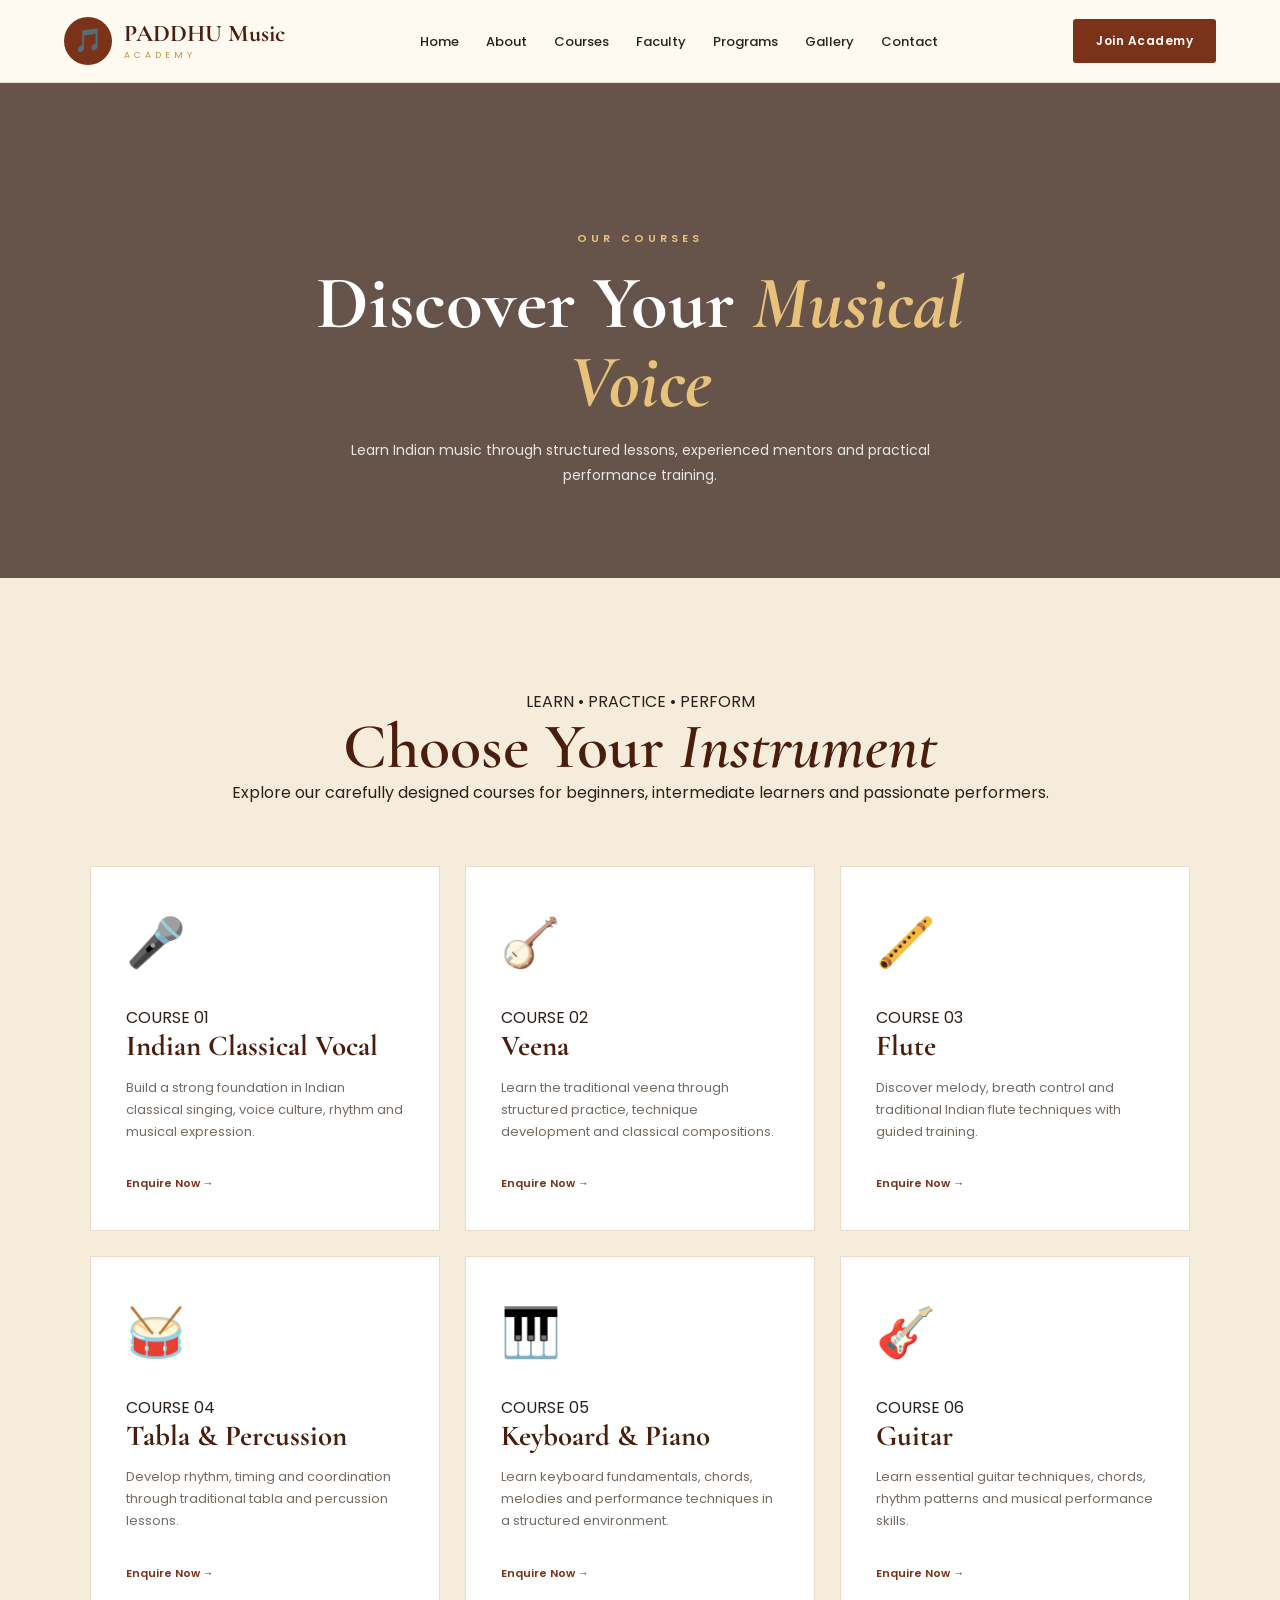
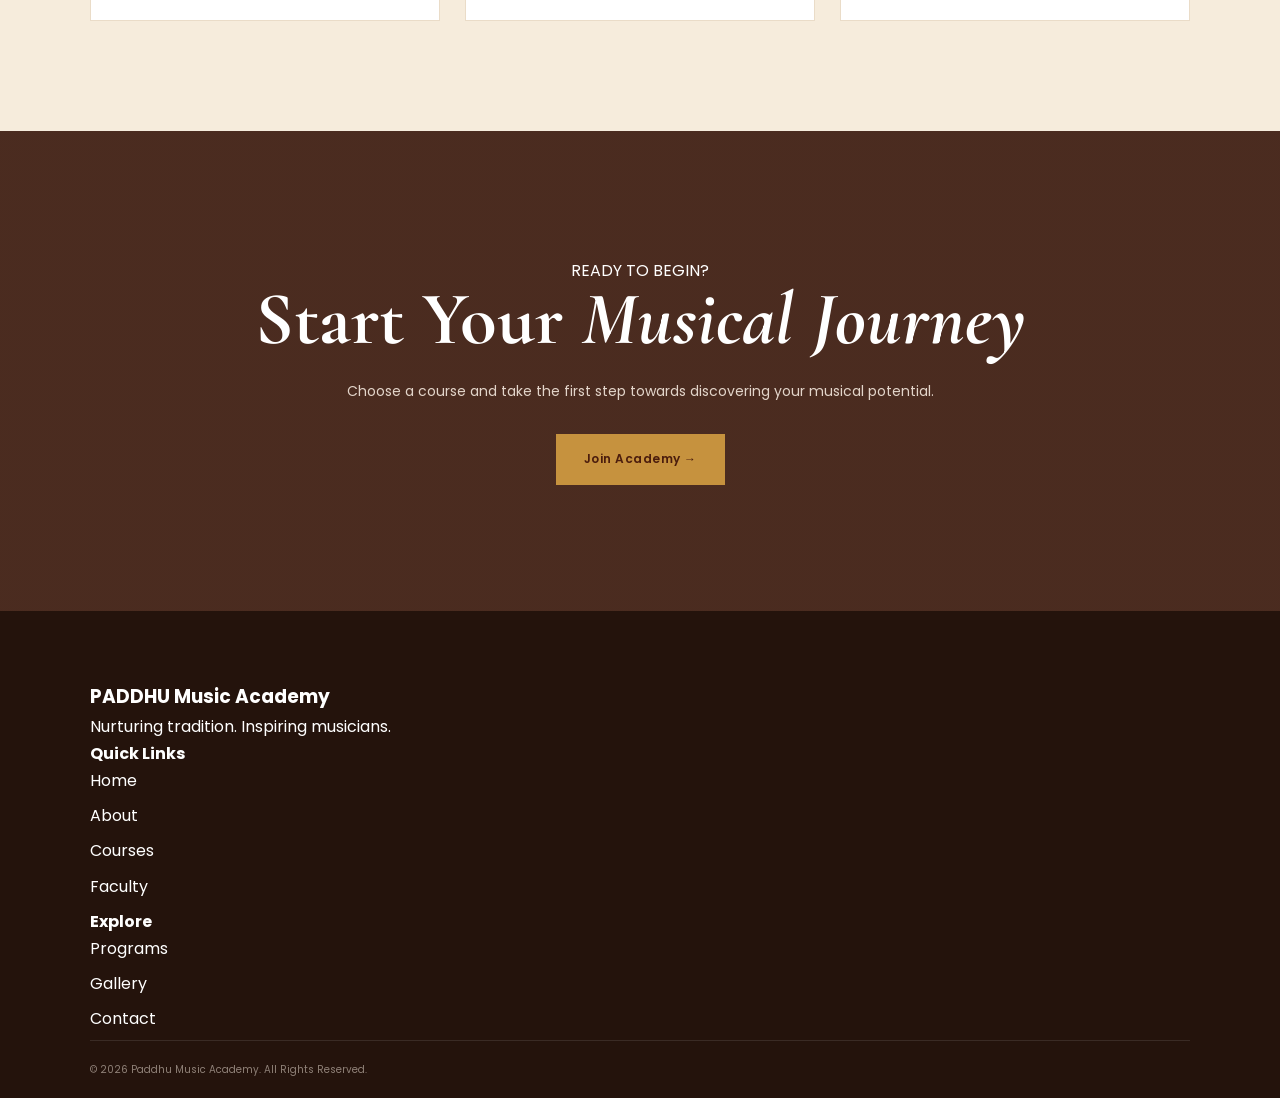
<file: courses.html>
<!DOCTYPE html>
<html lang="en">
<head>
    <meta charset="UTF-8">
    <meta name="viewport" content="width=device-width, initial-scale=1.0">

    <title>Courses | Paddhu Music Academy</title>

    <link rel="preconnect" href="https://fonts.googleapis.com">
    <link rel="preconnect" href="https://fonts.gstatic.com" crossorigin>

    <link href="https://fonts.googleapis.com/css2?family=Cormorant+Garamond:wght@500;600;700&family=Poppins:wght@300;400;500;600&display=swap" rel="stylesheet">

    <link rel="stylesheet" href="style.css">
</head>

<body>

<header class="main-header">

    <nav class="navbar">

        <a href="index.html" class="logo">
            <span class="logo-icon">🎵</span>

            <span class="logo-text">
                <strong>PADDHU Music</strong>
                <small>ACADEMY</small>
            </span>
        </a>

        <ul class="nav-links">
            <li><a href="index.html">Home</a></li>
            <li><a href="about.html">About</a></li>
            <li><a href="courses.html" class="active">Courses</a></li>
            <li><a href="faculty.html">Faculty</a></li>
            <li><a href="programs.html">Programs</a></li>
            <li><a href="gallery.html">Gallery</a></li>
            <li><a href="contact.html">Contact</a></li>
        </ul>

        <a href="contact.html" class="nav-button">Join Academy</a>

    </nav>

</header>


<!-- COURSES HERO -->

<section class="page-hero courses-hero">

    <div class="page-hero-content">

        <span>OUR COURSES</span>

        <h1>Discover Your <em>Musical Voice</em></h1>

        <p>
            Learn Indian music through structured lessons,
            experienced mentors and practical performance training.
        </p>

    </div>

</section>


<!-- COURSES -->

<section class="courses-section">

    <div class="section-heading">

        <span>LEARN • PRACTICE • PERFORM</span>

        <h2>Choose Your <em>Instrument</em></h2>

        <p>
            Explore our carefully designed courses for beginners,
            intermediate learners and passionate performers.
        </p>

    </div>


    <div class="courses-container">


        <div class="course-card">

            <div class="course-icon">🎤</div>

            <span>COURSE 01</span>

            <h3>Indian Classical Vocal</h3>

            <p>
                Build a strong foundation in Indian classical singing,
                voice culture, rhythm and musical expression.
            </p>

            <a href="contact.html">Enquire Now →</a>

        </div>


        <div class="course-card">

            <div class="course-icon">🪕</div>

            <span>COURSE 02</span>

            <h3>Veena</h3>

            <p>
                Learn the traditional veena through structured practice,
                technique development and classical compositions.
            </p>

            <a href="contact.html">Enquire Now →</a>

        </div>


        <div class="course-card">

            <div class="course-icon">🪈</div>

            <span>COURSE 03</span>

            <h3>Flute</h3>

            <p>
                Discover melody, breath control and traditional
                Indian flute techniques with guided training.
            </p>

            <a href="contact.html">Enquire Now →</a>

        </div>


        <div class="course-card">

            <div class="course-icon">🥁</div>

            <span>COURSE 04</span>

            <h3>Tabla & Percussion</h3>

            <p>
                Develop rhythm, timing and coordination through
                traditional tabla and percussion lessons.
            </p>

            <a href="contact.html">Enquire Now →</a>

        </div>


        <div class="course-card">

            <div class="course-icon">🎹</div>

            <span>COURSE 05</span>

            <h3>Keyboard & Piano</h3>

            <p>
                Learn keyboard fundamentals, chords, melodies and
                performance techniques in a structured environment.
            </p>

            <a href="contact.html">Enquire Now →</a>

        </div>


        <div class="course-card">

            <div class="course-icon">🎸</div>

            <span>COURSE 06</span>

            <h3>Guitar</h3>

            <p>
                Learn essential guitar techniques, chords, rhythm
                patterns and musical performance skills.
            </p>

            <a href="contact.html">Enquire Now →</a>

        </div>


    </div>

</section>


<!-- CTA -->

<section class="admission-section">

    <div class="admission-content">

        <span>READY TO BEGIN?</span>

        <h2>Start Your <em>Musical Journey</em></h2>

        <p>
            Choose a course and take the first step towards
            discovering your musical potential.
        </p>

        <a href="contact.html" class="primary-button">
            Join Academy →
        </a>

    </div>

</section>


<!-- FOOTER -->

<footer class="footer">

    <div class="footer-content">

        <div>
            <h3>PADDHU Music Academy</h3>
            <p>Nurturing tradition. Inspiring musicians.</p>
        </div>

        <div>
            <h4>Quick Links</h4>
            <a href="index.html">Home</a>
            <a href="about.html">About</a>
            <a href="courses.html">Courses</a>
            <a href="faculty.html">Faculty</a>
        </div>

        <div>
            <h4>Explore</h4>
            <a href="programs.html">Programs</a>
            <a href="gallery.html">Gallery</a>
            <a href="contact.html">Contact</a>
        </div>

    </div>

    <div class="footer-bottom">
        © 2026 Paddhu Music Academy. All Rights Reserved.
    </div>

</footer>


<script src="script.js"></script>

</body>
</html>
</file>
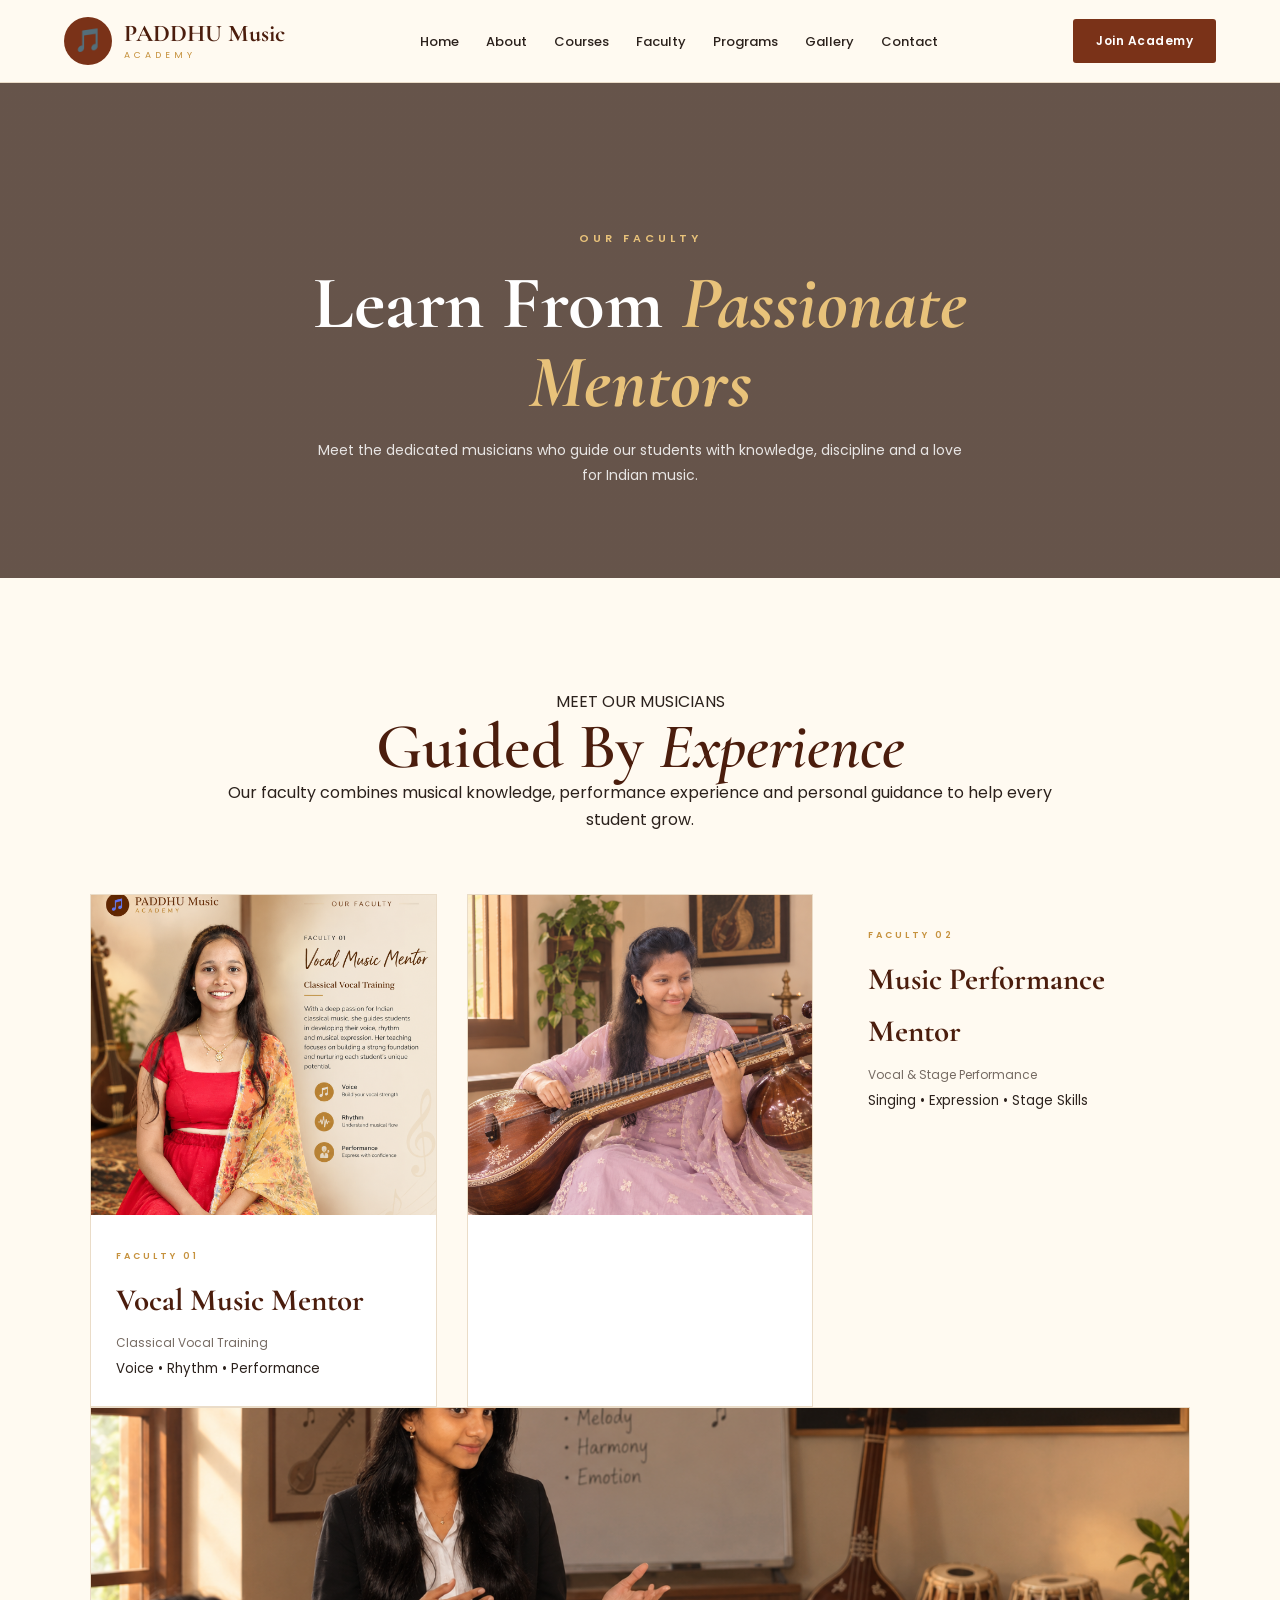
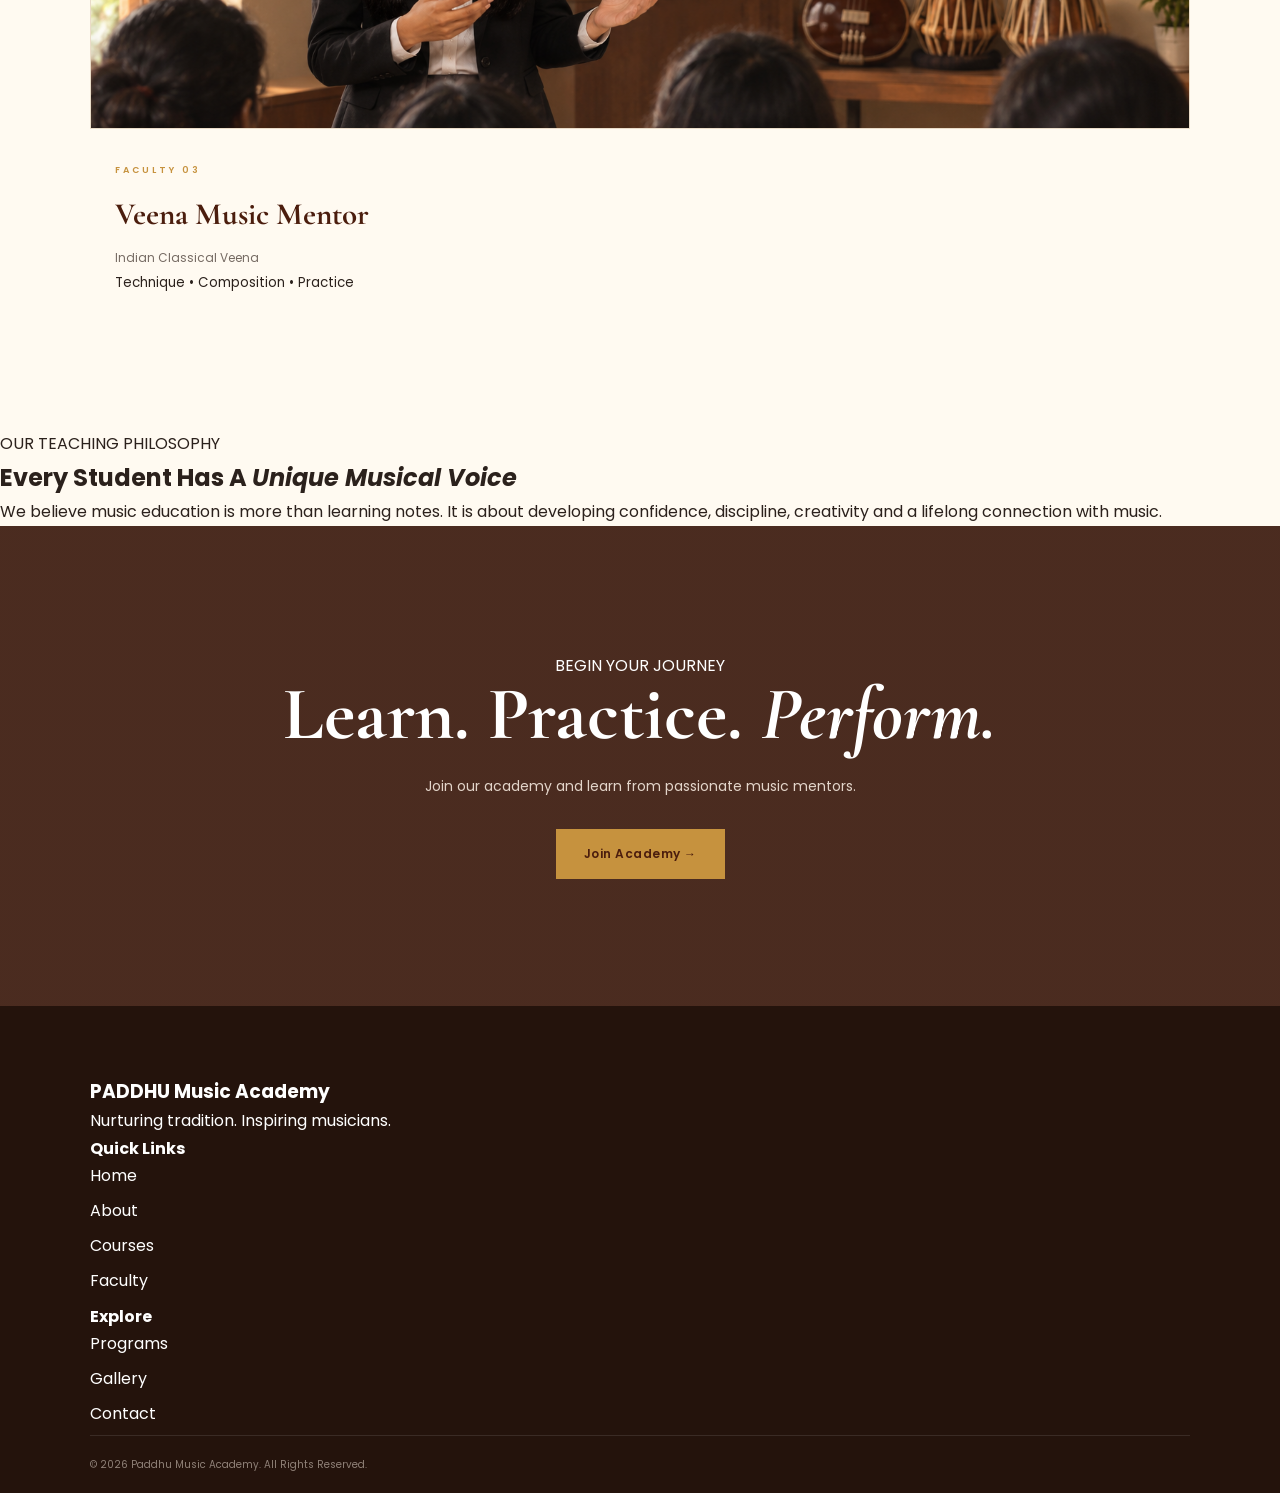
<file: faculty.html>
<!DOCTYPE html>
<html lang="en">

<head>
    <meta charset="UTF-8">
    <meta name="viewport" content="width=device-width, initial-scale=1.0">

    <title>Faculty | Paddhu Music Academy</title>

    <link rel="preconnect" href="https://fonts.googleapis.com">
    <link rel="preconnect" href="https://fonts.gstatic.com" crossorigin>

    <link href="https://fonts.googleapis.com/css2?family=Cormorant+Garamond:wght@500;600;700&family=Poppins:wght@300;400;500;600&display=swap" rel="stylesheet">

    <link rel="stylesheet" href="style.css">
</head>

<body>

<header class="main-header">

    <nav class="navbar">

        <a href="index.html" class="logo">
            <span class="logo-icon">🎵</span>

            <span class="logo-text">
                <strong>PADDHU Music</strong>
                <small>ACADEMY</small>
            </span>
        </a>

        <ul class="nav-links">
            <li><a href="index.html">Home</a></li>
            <li><a href="about.html">About</a></li>
            <li><a href="courses.html">Courses</a></li>
            <li><a href="faculty.html" class="active">Faculty</a></li>
            <li><a href="programs.html">Programs</a></li>
            <li><a href="gallery.html">Gallery</a></li>
            <li><a href="contact.html">Contact</a></li>
        </ul>

        <a href="contact.html" class="nav-button">Join Academy</a>

    </nav>

</header>


<!-- FACULTY HERO -->

<section class="page-hero faculty-hero">

    <div class="page-hero-content">

        <span>OUR FACULTY</span>

        <h1>Learn From <em>Passionate Mentors</em></h1>

        <p>
            Meet the dedicated musicians who guide our students
            with knowledge, discipline and a love for Indian music.
        </p>

    </div>

</section>


<!-- FACULTY SECTION -->

<section class="faculty-section">

    <div class="section-heading">

        <span>MEET OUR MUSICIANS</span>

        <h2>Guided By <em>Experience</em></h2>

        <p>
            Our faculty combines musical knowledge, performance
            experience and personal guidance to help every student grow.
        </p>

    </div>


    <div class="faculty-container">


        <!-- FACULTY 01 -->

        <div class="faculty-card">

        <div class="faculty-image">
    <img src="indu.png" 
        alt="Faculty Member">
    </div>

            <div class="faculty-info">

                <span>FACULTY 01</span>

                <h3>Vocal Music Mentor</h3>

                <p>
                    Classical Vocal Training
                </p>

                <small>
                    Voice • Rhythm • Performance
                </small>

            </div>

        </div>


        <!-- FACULTY 02 -->

        <div class="faculty-card">

            <div class="faculty-image">
                <img src="padhu.png"
                <div class="faculty-placeholder">
                    🎶
                </div>
            </div>

            <div class="faculty-info">

                <span>FACULTY 02</span>

                <h3>Music Performance Mentor</h3>

                <p>
                    Vocal & Stage Performance
                </p>

                <small>
                    Singing • Expression • Stage Skills
                </small>

            </div>

        </div>


        <!-- FACULTY 03 -->

        <div class="faculty-card">

            <div class="faculty-image">
                <img src="paddhu.png"
                <div class="faculty-placeholder">
                    🪕
                </div>
            </div>

            <div class="faculty-info">

                <span>FACULTY 03</span>

                <h3>Veena Music Mentor</h3>

                <p>
                    Indian Classical Veena
                </p>

                <small>
                    Technique • Composition • Practice
                </small>

            </div>

        </div>


    </div>

</section>


<!-- FACULTY PHILOSOPHY -->

<section class="faculty-philosophy">

    <div class="philosophy-content">

        <span>OUR TEACHING PHILOSOPHY</span>

        <h2>
            Every Student Has A
            <em>Unique Musical Voice</em>
        </h2>

        <p>
            We believe music education is more than learning notes.
            It is about developing confidence, discipline, creativity
            and a lifelong connection with music.
        </p>

    </div>

</section>


<!-- CTA -->

<section class="admission-section">

    <div class="admission-content">

        <span>BEGIN YOUR JOURNEY</span>

        <h2>Learn. Practice. <em>Perform.</em></h2>

        <p>
            Join our academy and learn from passionate music mentors.
        </p>

        <a href="contact.html" class="primary-button">
            Join Academy →
        </a>

    </div>

</section>


<!-- FOOTER -->

<footer class="footer">

    <div class="footer-content">

        <div>
            <h3>PADDHU Music Academy</h3>
            <p>Nurturing tradition. Inspiring musicians.</p>
        </div>

        <div>
            <h4>Quick Links</h4>
            <a href="index.html">Home</a>
            <a href="about.html">About</a>
            <a href="courses.html">Courses</a>
            <a href="faculty.html">Faculty</a>
        </div>

        <div>
            <h4>Explore</h4>
            <a href="programs.html">Programs</a>
            <a href="gallery.html">Gallery</a>
            <a href="contact.html">Contact</a>
        </div>

    </div>

    <div class="footer-bottom">
        © 2026 Paddhu Music Academy. All Rights Reserved.
    </div>

</footer>


<script src="script.js"></script>

</body>
</html>
</file>
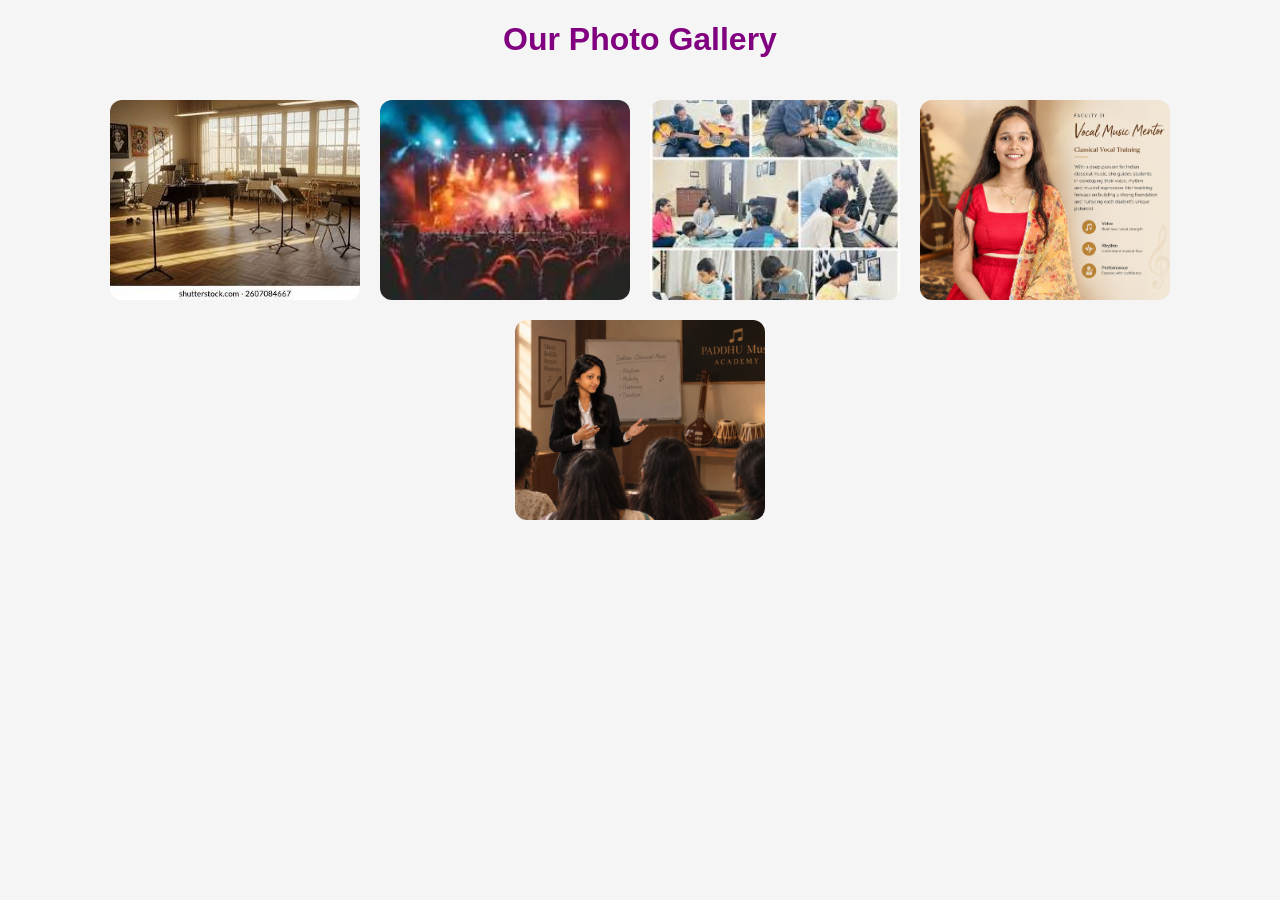
<file: gallery.html>
<!DOCTYPE html>
<html>
<head>
    <title>Photo Gallery</title>
    <style>
        body {
            font-family: Arial;
            text-align: center;
            background: #f5f5f5;
        }
        h1 {
            color: purple;
        }
        .gallery {
            display: flex;
            flex-wrap: wrap;
            justify-content: center;
            gap: 20px;
            padding: 20px;
        }
        .gallery img {
            width: 250px;
            height: 200px;
            object-fit: cover;
            border-radius: 12px;
        }
    </style>
</head>
<body>

<h1>Our Photo Gallery</h1>

<div class="gallery">
    <img src="class%20room.jpg" alt="Class Room">
    <img src="concert.jpg" alt="Concert">
    <img src="images.jpg" alt="Gallery Image">
    <img src="indu.png" alt="Indu">
    <img src="paddhu.png" alt="Paddhu">
</div>

</body>
</html>
</file>
<file: style.css>
/* =========================================================
   INDIAN MUSIC ACADEMY
   PROFESSIONAL WEBSITE STYLES
========================================================= */


/* =========================
   GOOGLE FONT & VARIABLES
========================= */

:root {
    --primary: #7a3218;
    --primary-dark: #4b1d0d;
    --gold: #c6923e;
    --gold-light: #e8c27a;

    --cream: #fffaf1;
    --cream-dark: #f6ecdc;

    --text-dark: #2b211c;
    --text-light: #766b63;
    --white: #ffffff;

    --border: #eadcc8;

    --shadow: 0 15px 40px rgba(75, 29, 13, 0.12);

    --heading-font: "Cormorant Garamond", serif;
    --body-font: "Poppins", sans-serif;
}


/* =========================
   RESET
========================= */

* {
    margin: 0;
    padding: 0;
    box-sizing: border-box;
}

html {
    scroll-behavior: smooth;
}

body {
    font-family: var(--body-font);
    background: var(--cream);
    color: var(--text-dark);
    line-height: 1.7;
}

a {
    text-decoration: none;
    color: inherit;
}

ul {
    list-style: none;
}

button,
input,
textarea,
select {
    font-family: inherit;
}


/* =========================
   TOP BAR
========================= */

.top-bar {
    background: var(--primary-dark);
    color: var(--white);
    padding: 9px 5%;
    font-size: 12px;
}

.top-bar-content {
    max-width: 1400px;
    margin: auto;

    display: flex;
    justify-content: space-between;
    align-items: center;
}

.top-contact {
    display: flex;
    gap: 25px;
}


/* =========================
   NAVIGATION
========================= */

.main-header {
    position: sticky;
    top: 0;
    z-index: 1000;

    background: rgba(255, 250, 241, 0.97);

    border-bottom: 1px solid var(--border);

    backdrop-filter: blur(10px);
}

.navbar {
    max-width: 1400px;
    margin: auto;

    min-height: 82px;

    padding: 0 5%;

    display: flex;
    align-items: center;
    justify-content: space-between;

    gap: 30px;
}


/* Logo */

.logo {
    display: flex;
    align-items: center;
    gap: 12px;

    min-width: 210px;
}

.logo-icon {
    width: 48px;
    height: 48px;

    display: grid;
    place-items: center;

    background: var(--primary);
    color: var(--white);

    border-radius: 50%;

    font-size: 23px;
}

.logo-text {
    display: flex;
    flex-direction: column;

    line-height: 1;
}

.logo-text strong {
    font-family: var(--heading-font);
    font-size: 24px;
    color: var(--primary-dark);
}

.logo-text small {
    margin-top: 5px;

    font-size: 9px;
    letter-spacing: 4px;

    color: var(--gold);
}


/* Nav Links */

.nav-links {
    display: flex;
    align-items: center;
    gap: 27px;
}

.nav-links a {
    position: relative;

    font-size: 13px;
    font-weight: 500;

    color: var(--text-dark);

    transition: 0.3s;
}

.nav-links a::after {
    content: "";

    position: absolute;

    left: 0;
    bottom: -8px;

    width: 0;
    height: 2px;

    background: var(--gold);

    transition: 0.3s;
}

.nav-links a:hover {
    color: var(--primary);
}

.nav-links a:hover::after {
    width: 100%;
}


/* Nav Button */

.nav-button {
    padding: 12px 23px;

    background: var(--primary);
    color: var(--white);

    border-radius: 3px;

    font-size: 12px;
    font-weight: 600;

    letter-spacing: 0.5px;

    transition: 0.3s;
}

.nav-button:hover {
    background: var(--primary-dark);
    transform: translateY(-2px);
}


/* =========================
   HERO
========================= */

.hero {
    position: relative;

    min-height: 700px;

    display: flex;
    align-items: center;

    background:
        linear-gradient(
            90deg,
            rgba(47, 18, 8, 0.92) 0%,
            rgba(47, 18, 8, 0.76) 45%,
            rgba(47, 18, 8, 0.35) 100%
        ),
        url("https://images.unsplash.com/photo-1511379938547-c1f69419868d?auto=format&fit=crop&w=2000&q=85");

    background-size: cover;
    background-position: center;

    color: var(--white);
}

.hero-overlay {
    position: absolute;
    inset: 0;

    background:
        radial-gradient(
            circle at 75% 45%,
            rgba(198, 146, 62, 0.22),
            transparent 35%
        );
}

.hero-content {
    position: relative;
    z-index: 2;

    max-width: 1400px;
    width: 100%;

    margin: auto;

    padding: 100px 7%;
}

.hero-small-title {
    margin-bottom: 20px;

    color: var(--gold-light);

    font-size: 12px;
    font-weight: 600;

    letter-spacing: 4px;
}

.hero h1 {
    max-width: 780px;

    font-family: var(--heading-font);

    font-size: clamp(60px, 7vw, 105px);

    line-height: 0.95;

    font-weight: 600;

    margin-bottom: 25px;
}

.hero h1 span {
    display: block;
    color: var(--gold-light);
}

.hero-description {
    max-width: 600px;

    color: #eee1d4;

    font-size: 16px;
    font-weight: 300;

    margin-bottom: 35px;
}

.hero-buttons {
    display: flex;
    gap: 15px;

    flex-wrap: wrap;
}


/* Buttons */

.primary-button,
.outline-button {
    display: inline-flex;

    align-items: center;
    justify-content: center;

    padding: 15px 28px;

    font-size: 12px;
    font-weight: 600;

    letter-spacing: 0.5px;

    transition: 0.3s;
}

.primary-button {
    background: var(--gold);
    color: var(--primary-dark);
}

.primary-button:hover {
    background: var(--gold-light);
    transform: translateY(-3px);
}

.outline-button {
    border: 1px solid rgba(255,255,255,0.6);

    color: var(--white);
}

.outline-button:hover {
    background: var(--white);
    color: var(--primary-dark);
}


/* Hero Scroll */

.hero-scroll {
    position: absolute;

    right: 6%;
    bottom: 35px;

    display: flex;
    align-items: center;
    gap: 15px;

    transform: rotate(90deg);

    font-size: 9px;
    letter-spacing: 3px;
}

.scroll-line {
    width: 55px;
    height: 1px;

    background: var(--gold-light);
}


/* =========================
   STATS
========================= */

.stats-section {
    background: var(--primary);

    color: var(--white);
}

.stats-container {
    max-width: 1200px;

    margin: auto;

    display: grid;
    grid-template-columns: repeat(4, 1fr);
}

.stat-box {
    padding: 35px 20px;

    text-align: center;

    border-right: 1px solid rgba(255,255,255,0.18);
}

.stat-box:last-child {
    border-right: none;
}

.stat-number {
    display: block;

    font-family: var(--heading-font);

    color: var(--gold-light);

    font-size: 48px;
    font-weight: 600;

    line-height: 1;
}

.stat-box p {
    margin-top: 8px;

    font-size: 11px;

    letter-spacing: 1px;
}


/* =========================
   COMMON SECTION
========================= */

.about-section,
.courses-section,
.why-section,
.faculty-section,
.programs-section,
.gallery-section,
.testimonials-section,
.contact-section {
    padding: 110px 7%;
}

.section-heading {
    max-width: 850px;

    margin: 0 auto 60px;

    text-align: center;
}

.section-heading > p:first-child {
    color: var(--gold);

    font-size: 11px;
    font-weight: 600;

    letter-spacing: 4px;

    margin-bottom: 12px;
}

.section-heading h2 {
    font-family: var(--heading-font);

    font-size: clamp(42px, 5vw, 68px);

    line-height: 1;

    color: var(--primary-dark);

    font-weight: 600;
}

.section-heading h2 span {
    color: var(--primary);
}

.section-description {
    max-width: 650px;

    margin: 20px auto 0;

    color: var(--text-light);

    font-size: 14px;
}


/* =========================
   ABOUT
========================= */

.about-section {
    background: var(--cream);
}

.about-container {
    max-width: 1250px;

    margin: auto;

    display: grid;
    grid-template-columns: 1fr 1fr;

    gap: 80px;

    align-items: center;
}

.about-image {
    min-height: 400px;

    padding: 10px;

    background:
        linear-gradient(
            135deg,
            var(--primary-dark),
            var(--primary)
        );
}

.image-placeholder {
    height: 90%;

    border: 1px solid rgba(255,255,255,0.35);

    display: flex;
    flex-direction: column;

    align-items: center;
    justify-content: center;

    color: var(--white);
}

.image-placeholder span {
    font-size: 100px;

    margin-bottom: 20px;
}

.image-placeholder p {
    font-family: var(--heading-font);

    font-size: 28px;

    color: var(--gold-light);
}

.about-content {
    max-width: 580px;
}

.about-label {
    color: var(--gold);

    font-size: 11px;
    font-weight: 600;

    letter-spacing: 3px;
}

.about-content h3 {
    margin: 15px 0 25px;

    font-family: var(--heading-font);

    font-size: 45px;

    line-height: 1.05;

    color: var(--primary-dark);
}

.about-content > p {
    color: var(--text-light);

    font-size: 14px;

    margin-bottom: 17px;
}

.about-features {
    display: grid;

    grid-template-columns: 1fr 1fr;

    gap: 12px;

    margin: 30px 0;
}

.about-features div {
    display: flex;
    align-items: center;

    gap: 10px;
}

.about-features span {
    width: 25px;
    height: 25px;

    display: grid;
    place-items: center;

    background: var(--gold);

    color: var(--white);

    border-radius: 50%;

    font-size: 12px;
}

.about-features p {
    font-size: 12px;
    font-weight: 500;
}

.text-button {
    color: var(--primary);

    font-size: 12px;
    font-weight: 600;

    border-bottom: 1px solid var(--gold);

    padding-bottom: 5px;
}


/* =========================
   COURSES
========================= */

.courses-section {
    background: var(--cream-dark);
}

.courses-container {
    max-width: 1250px;

    margin: auto;

    display: grid;

    grid-template-columns: repeat(3, 1fr);

    gap: 25px;
}

.course-card {
    position: relative;

    min-height: 360px;

    padding: 35px;

    background: var(--white);

    border: 1px solid var(--border);

    transition: 0.4s;

    overflow: hidden;
}

.course-card::before {
    content: "";

    position: absolute;

    left: 0;
    top: 0;

    width: 4px;
    height: 0;

    background: var(--gold);

    transition: 0.4s;
}

.course-card:hover {
    transform: translateY(-10px);

    box-shadow: var(--shadow);
}

.course-card:hover::before {
    height: 100%;
}

.course-icon {
    font-size: 48px;

    margin-bottom: 20px;
}

.course-number {
    position: absolute;

    top: 25px;
    right: 25px;

    color: var(--gold);

    font-family: var(--heading-font);

    font-size: 28px;
}

.course-card h3 {
    font-family: var(--heading-font);

    color: var(--primary-dark);

    font-size: 29px;

    line-height: 1.05;

    margin-bottom: 15px;
}

.course-card p {
    color: var(--text-light);

    font-size: 13px;

    margin-bottom: 25px;
}

.course-card a {
    color: var(--primary);

    font-size: 11px;
    font-weight: 600;
}


/* Center button */

.center-button {
    text-align: center;

    margin-top: 45px;
}


/* =========================
   WHY CHOOSE US
========================= */

.why-section {
    background: var(--primary-dark);

    color: var(--white);
}

.why-section .section-heading h2 {
    color: var(--white);
}

.why-section .section-heading h2 span {
    color: var(--gold-light);
}

.why-container {
    max-width: 1200px;

    margin: auto;

    display: grid;

    grid-template-columns: repeat(4, 1fr);

    gap: 1px;

    background: rgba(255,255,255,0.15);
}

.why-card {
    min-height: 280px;

    padding: 35px;

    background: var(--primary-dark);

    transition: 0.3s;
}

.why-card:hover {
    background: var(--primary);
}

.why-card > span {
    color: var(--gold-light);

    font-family: var(--heading-font);

    font-size: 25px;
}

.why-card h3 {
    font-family: var(--heading-font);

    font-size: 28px;

    margin: 30px 0 12px;
}

.why-card p {
    color: #d6c7bc;

    font-size: 12px;
}


/* =========================
   FACULTY
========================= */

.faculty-section {
    background: var(--cream);
}

.faculty-container {
    max-width: 1200px;

    margin: auto;

    display: grid;

    grid-template-columns: repeat(3, 1fr);

    gap: 30px;
}

.faculty-card {
    background: var(--white);

    border: 1px solid var(--border);

    transition: 0.4s;
}

.faculty-card:hover {
    transform: translateY(-8px);

    box-shadow: var(--shadow);
}

.faculty-image {
    height: 320px;
    position: relative;
    overflow: hidden;
}

.faculty-image img {
    width: 100%;
    height: 100%;
    object-fit: cover;
    display: block;

    transition: transform 0.5s ease;
}

.faculty-card:hover .faculty-image img {
    transform: scale(1.08);
}

.faculty-info {
    padding: 25px;
}

.faculty-info > span {
    color: var(--gold);

    font-size: 9px;
    font-weight: 600;

    letter-spacing: 3px;
}

.faculty-info h3 {
    font-family: var(--heading-font);

    font-size: 31px;

    color: var(--primary-dark);

    margin: 7px 0;
}

.faculty-info p {
    color: var(--text-light);

    font-size: 12px;
}


/* =========================
   PROGRAMS
========================= */

.programs-section {
    background: var(--cream-dark);
}

.programs-container {
    max-width: 1100px;

    margin: auto;

    display: flex;
    flex-direction: column;

    gap: 18px;
}

.program-card {
    display: grid;

    grid-template-columns: 120px 1fr;

    background: var(--white);

    border: 1px solid var(--border);

    transition: 0.3s;
}

.program-card:hover {
    box-shadow: var(--shadow);

    transform: translateX(7px);
}

.program-date {
    display: flex;
    flex-direction: column;

    align-items: center;
    justify-content: center;

    background: var(--primary);

    color: var(--white);
}

.program-date strong {
    font-family: var(--heading-font);

    font-size: 45px;

    line-height: 1;
}

.program-date span {
    color: var(--gold-light);

    font-size: 11px;

    letter-spacing: 2px;
}

.program-content {
    padding: 28px 35px;
}

.program-content > span {
    color: var(--gold);

    font-size: 9px;
    font-weight: 600;

    letter-spacing: 3px;
}

.program-content h3 {
    font-family: var(--heading-font);

    color: var(--primary-dark);

    font-size: 30px;

    margin: 5px 0;
}

.program-content p {
    color: var(--text-light);

    font-size: 12px;

    max-width: 750px;

    margin-bottom: 8px;
}

.program-content a {
    color: var(--primary);

    font-size: 11px;

    font-weight: 600;
}


/* =========================
   GALLERY
========================= */

.gallery-section {
    background: var(--cream);
}

.gallery-grid {
    max-width: 1250px;

    margin: auto;

    display: grid;

    grid-template-columns: repeat(3, 1fr);

    grid-auto-rows: 260px;

    gap: 15px;
}

.gallery-item {
    position: relative;

    overflow: hidden;

    background:
        linear-gradient(
            135deg,
            var(--primary-dark),
            var(--primary)
        );

    display: flex;
    flex-direction: column;

    align-items: center;
    justify-content: center;

    color: var(--white);

    transition: 0.4s;
}

.gallery-item:nth-child(2),
.gallery-item:nth-child(5) {
    transform: translateY(30px);
}

.gallery-item:hover {
    transform: scale(1.02);
}

.gallery-item div {
    font-size: 75px;
}

.gallery-item span {
    margin-top: 15px;

    color: var(--gold-light);

    font-family: var(--heading-font);

    font-size: 23px;
}


/* =========================
   TESTIMONIALS
========================= */

.testimonials-section {
    background: var(--cream-dark);
}

.testimonial-container {
    max-width: 1200px;

    margin: auto;

    display: grid;

    grid-template-columns: repeat(3, 1fr);

    gap: 25px;
}

.testimonial-card {
    position: relative;

    background: var(--white);

    padding: 40px 30px;

    border: 1px solid var(--border);
}

.quote {
    color: var(--gold);

    font-family: Georgia, serif;

    font-size: 70px;

    line-height: 0.7;
}

.testimonial-card > p {
    color: var(--text-light);

    font-size: 13px;

    margin: 25px 0;
}

.testimonial-card h3 {
    font-family: var(--heading-font);

    color: var(--primary-dark);

    font-size: 25px;
}

.testimonial-card span {
    color: var(--gold);

    font-size: 10px;
}


/* =========================
   ADMISSION
========================= */

.admission-section {
    min-height: 480px;

    display: flex;

    align-items: center;
    justify-content: center;

    text-align: center;

    padding: 80px 7%;

    background:
        linear-gradient(
            rgba(55, 21, 9, 0.9),
            rgba(55, 21, 9, 0.9)
        ),
        url("https://images.unsplash.com/photo-1524368535928-5b5e00ddc76b?auto=format&fit=crop&w=1800&q=85");

    background-size: cover;
    background-position: center;

    color: var(--white);
}

.admission-content {
    max-width: 800px;
}

.admission-content > p:first-child {
    color: var(--gold-light);

    font-size: 11px;
    font-weight: 600;

    letter-spacing: 4px;

    margin-bottom: 15px;
}

.admission-content h2 {
    font-family: var(--heading-font);

    font-size: clamp(45px, 6vw, 75px);

    line-height: 0.95;

    margin-bottom: 25px;
}

.admission-content h2 span {
    display: block;

    color: var(--gold-light);
}

.admission-content > p {
    color: #e3d5ca;

    font-size: 14px;

    margin-bottom: 30px;
}


/* =========================
   CONTACT
========================= */

.contact-section {
    background: var(--cream);
}

.contact-container {
    max-width: 1150px;

    margin: auto;

    display: grid;

    grid-template-columns: 0.8fr 1.2fr;

    gap: 70px;
}

.contact-info h3 {
    font-family: var(--heading-font);

    color: var(--primary-dark);

    font-size: 40px;

    margin-bottom: 15px;
}

.contact-info > p {
    color: var(--text-light);

    font-size: 13px;

    margin-bottom: 35px;
}

.contact-detail {
    display: flex;

    gap: 15px;

    margin-bottom: 25px;
}

.contact-detail > span {
    width: 42px;
    height: 42px;

    flex-shrink: 0;

    display: grid;
    place-items: center;

    background: var(--primary);

    color: var(--white);

    border-radius: 50%;
}

.contact-detail strong {
    display: block;

    font-size: 12px;

    color: var(--primary-dark);
}

.contact-detail p {
    color: var(--text-light);

    font-size: 11px;

    margin-top: 3px;
}


/* Contact Form */

.contact-form {
    display: grid;

    grid-template-columns: 1fr 1fr;

    gap: 15px;
}

.contact-form input,
.contact-form select,
.contact-form textarea {
    width: 100%;

    padding: 15px;

    border: 1px solid var(--border);

    background: var(--white);

    outline: none;

    color: var(--text-dark);

    font-size: 12px;

    transition: 0.3s;
}

.contact-form textarea {
    grid-column: 1 / -1;

    resize: vertical;
}

.contact-form input:focus,
.contact-form select:focus,
.contact-form textarea:focus {
    border-color: var(--gold);
}

.contact-form button {
    grid-column: 1 / -1;

    padding: 16px;

    border: none;

    background: var(--primary);

    color: var(--white);

    cursor: pointer;

    font-size: 12px;
    font-weight: 600;

    transition: 0.3s;
}

.contact-form button:hover {
    background: var(--primary-dark);
}


/* =========================
   FOOTER
========================= */

.footer {
    background: #24130c;

    color: var(--white);

    padding: 70px 7% 0;
}

.footer-container {
    max-width: 1250px;

    margin: auto;

    display: grid;

    grid-template-columns: 2fr 1fr 1fr 1fr;

    gap: 50px;

    padding-bottom: 55px;
}

.footer-logo {
    display: flex;

    align-items: center;

    gap: 12px;

    margin-bottom: 20px;
}

.footer-logo > span {
    font-size: 35px;
}

.footer-logo div {
    display: flex;

    flex-direction: column;

    line-height: 1;
}

.footer-logo strong {
    font-family: var(--heading-font);

    font-size: 28px;
}

.footer-logo small {
    color: var(--gold-light);

    font-size: 8px;

    letter-spacing: 4px;

    margin-top: 5px;
}

.footer-about > p {
    max-width: 330px;

    color: #c4b5aa;

    font-size: 12px;
}

.footer-links h3,
.footer-social h3 {
    font-family: var(--heading-font);

    color: var(--gold-light);

    font-size: 25px;

    margin-bottom: 20px;
}

.footer-links {
    display: flex;

    flex-direction: column;

    gap: 10px;
}

.footer-links a {
    color: #c4b5aa;

    font-size: 11px;

    transition: 0.3s;
}

.footer-links a:hover {
    color: var(--gold-light);

    padding-left: 5px;
}

.social-icons {
    display: flex;

    flex-direction: column;

    gap: 10px;
}

.social-icons a {
    color: #c4b5aa;

    font-size: 11px;
}

.social-icons a:hover {
    color: var(--gold-light);
}

.footer-bottom {
    max-width: 1250px;

    margin: auto;

    padding: 20px 0;

    border-top: 1px solid rgba(255,255,255,0.1);

    display: flex;

    justify-content: space-between;

    color: #8f8178;

    font-size: 10px;
}


/* =========================
   RESPONSIVE DESIGN
========================= */

@media (max-width: 1100px) {

    .nav-links {
        gap: 15px;
    }

    .courses-container {
        grid-template-columns: repeat(2, 1fr);
    }

    .why-container {
        grid-template-columns: repeat(2, 1fr);
    }

    .footer-container {
        grid-template-columns: 1.5fr 1fr 1fr;
    }

    .footer-social {
        grid-column: 2;
    }
}


@media (max-width: 850px) {

    .top-bar {
        display: none;
    }

    .navbar {
        min-height: 70px;
    }

    .nav-links {
        display: none;
    }

    .hero {
        min-height: 650px;
    }

    .hero-content {
        padding: 80px 7%;
    }

    .hero-scroll {
        display: none;
    }

    .stats-container {
        grid-template-columns: repeat(2, 1fr);
    }

    .stat-box:nth-child(2) {
        border-right: none;
    }

    .stat-box:nth-child(1),
    .stat-box:nth-child(2) {
        border-bottom: 1px solid rgba(255,255,255,0.18);
    }

    .about-container {
        grid-template-columns: 1fr;

        gap: 50px;
    }

    .about-image {
        min-height: 400px;
    }

    .faculty-container,
    .testimonial-container {
        grid-template-columns: 1fr 1fr;
    }

    .contact-container {
        grid-template-columns: 1fr;

        gap: 50px;
    }

    .footer-container {
        grid-template-columns: 1fr 1fr;
    }

    .footer-social {
        grid-column: auto;
    }
}


@media (max-width: 600px) {

    .logo-text strong {
        font-size: 20px;
    }

    .logo {
        min-width: auto;
    }

    .nav-button {
        padding: 10px 15px;

        font-size: 10px;
    }

    .hero {
        min-height: 600px;
    }

    .hero h1 {
        font-size: 55px;
    }

    .hero-description {
        font-size: 13px;
    }

    .hero-buttons {
        flex-direction: column;

        align-items: flex-start;
    }

    .stats-container {
        grid-template-columns: 1fr 1fr;
    }

    .stat-number {
        font-size: 38px;
    }

    .about-section,
    .courses-section,
    .why-section,
    .faculty-section,
    .programs-section,
    .gallery-section,
    .testimonials-section,
    .contact-section {
        padding: 75px 6%;
    }

    .section-heading {
        margin-bottom: 40px;
    }

    .section-heading h2 {
        font-size: 45px;
    }

    .courses-container,
    .faculty-container,
    .testimonial-container,
    .gallery-grid {
        grid-template-columns: 1fr;
    }

    .gallery-grid {
        grid-auto-rows: 250px;
    }

    .gallery-item:nth-child(2),
    .gallery-item:nth-child(5) {
        transform: none;
    }

    .why-container {
        grid-template-columns: 1fr;
    }

    .program-card {
        grid-template-columns: 85px 1fr;
    }

    .program-content {
        padding: 22px;
    }

    .program-content h3 {
        font-size: 24px;
    }

    .contact-form {
        grid-template-columns: 1fr;
    }

    .contact-form textarea,
    .contact-form button {
        grid-column: auto;
    }

    .footer-container {
        grid-template-columns: 1fr;
    }

    .footer-bottom {
        flex-direction: column;

        gap: 8px;

        text-align: center;
    }
}
/* ==========================================
   PROFESSIONAL GALLERY
========================================== */

.gallery-section {
    padding: 100px 7%;
    background: var(--cream);
}

.gallery-grid {
    max-width: 1250px;
    margin: 50px auto 0;

    display: grid;
    grid-template-columns: repeat(3, 1fr);
    grid-auto-rows: 260px;
    gap: 18px;
}

.gallery-item {
    position: relative;
    overflow: hidden;
    border-radius: 18px;
    background: #222;
    box-shadow: var(--shadow);
}

.gallery-item img {
    width: 100%;
    height: 100%;
    object-fit: cover;
    display: block;

    transition: transform 0.6s ease;
}

.gallery-item:hover img {
    transform: scale(1.08);
}

.gallery-large {
    grid-row: span 2;
}

.gallery-wide {
    grid-column: span 2;
}

.gallery-overlay {
    position: absolute;
    left: 0;
    right: 0;
    bottom: 0;

    padding: 35px 25px 22px;

    background: linear-gradient(
        to top,
        rgba(0, 0, 0, 0.85),
        rgba(0, 0, 0, 0)
    );

    color: white;

    transform: translateY(8px);
    transition: 0.4s ease;
}

.gallery-item:hover .gallery-overlay {
    transform: translateY(0);
}

.gallery-overlay h3 {
    margin: 0 0 5px;
    font-family: var(--heading-font);
    font-size: 25px;
}

.gallery-overlay p {
    margin: 0;
    font-size: 13px;
    opacity: 0.85;
}


/* ==========================================
   GALLERY RESPONSIVE
========================================== */

@media (max-width: 850px) {

    .gallery-grid {
        grid-template-columns: repeat(2, 1fr);
        grid-auto-rows: 230px;
    }

    .gallery-large {
        grid-row: span 1;
    }

    .gallery-wide {
        grid-column: span 2;
    }
}

@media (max-width: 600px) {

    .gallery-section {
        padding: 70px 20px;
    }

    .gallery-grid {
        grid-template-columns: 1fr;
        grid-auto-rows: 250px;
    }

    .gallery-large,
    .gallery-wide {
        grid-column: span 1;
        grid-row: span 1;
    }
}
/* =========================
   FACULTY RESPONSIVE DESIGN
========================= */

@media (max-width: 900px) {

    .faculty-container {
        grid-template-columns: repeat(2, 1fr);
        gap: 20px;
        padding: 0 20px;
    }

    .faculty-image {
        height: 280px;
    }

}


@media (max-width: 600px) {

    .faculty-container {
        grid-template-columns: 1fr;
        gap: 25px;
        padding: 0 15px;
    }

    .faculty-card {
        width: 100%;
    }

    .faculty-image {
        height: 300px;
    }

    .faculty-info {
        padding: 20px;
    }

    .faculty-info h3 {
        font-size: 26px;
    }

    .faculty-info p {
        font-size: 13px;
        line-height: 1.6;
    }

}
/* =========================
   SUCCESS MESSAGE
========================= */

.success-message {
    position: fixed;
    top: 100px;
    right: 30px;
    width: 340px;
    padding: 22px 25px;
    background: var(--white);
    border-left: 5px solid var(--gold);
    border-radius: 12px;
    box-shadow: 0 10px 35px rgba(0, 0, 0, 0.15);
    z-index: 9999;

    opacity: 0;
    transform: translateX(120%);
    transition: 0.5s ease;
}

.success-message.show {
    opacity: 1;
    transform: translateX(0);
}

.success-message h3 {
    margin: 0 0 8px;
    color: var(--primary-dark);
    font-family: var(--heading-font);
    font-size: 22px;
}

.success-message p {
    margin: 0;
    color: var(--text-light);
    font-size: 13px;
    line-height: 1.6;
}
/* =========================
   ABOUT PAGE HERO
========================= */

.page-hero {
    min-height: 55vh;
    position: relative;

    display: flex;
    align-items: center;
    justify-content: center;

    text-align: center;

    background:
        linear-gradient(
            rgba(43, 20, 10, 0.72),
            rgba(43, 20, 10, 0.72)
        ),
        url("https://images.unsplash.com/photo-1520523839897-bd0b52f945a0?auto=format&fit=crop&w=1800&q=85");

    background-size: cover;
    background-position: center;
}

.page-hero-content {
    position: relative;
    z-index: 2;

    max-width: 850px;
    padding: 120px 25px 70px;

    color: var(--white);
}

.page-hero-content > span {
    color: var(--gold-light);

    font-size: 11px;
    font-weight: 600;

    letter-spacing: 4px;
}

.page-hero-content h1 {
    margin: 15px 0;

    font-family: var(--heading-font);
    font-size: clamp(45px, 6vw, 75px);

    line-height: 1.05;
}

.page-hero-content h1 em {
    color: var(--gold-light);
    font-style: italic;
}

.page-hero-content p {
    max-width: 650px;
    margin: auto;

    color: rgba(255, 255, 255, 0.85);

    font-size: 14px;
    line-height: 1.8;
}


/* =========================
   ABOUT PAGE CONTENT
========================= */

.about-container {
    max-width: 1200px;
    margin: auto;

    display: grid;
    grid-template-columns: 0.9fr 1.1fr;

    gap: 70px;
    align-items: center;
}

.about-image-box {
    min-height: 450px;

    display: grid;
    place-items: center;

    border-radius: 20px;

    background:
        linear-gradient(
            145deg,
            var(--primary-dark),
            var(--primary)
        );

    color: var(--gold-light);

    font-size: 120px;

    box-shadow: var(--shadow);
}

.section-label {
    color: var(--gold);

    font-size: 10px;
    font-weight: 600;

    letter-spacing: 3px;
}

.about-content h2 {
    margin: 12px 0 20px;

    font-family: var(--heading-font);
    font-size: clamp(38px, 4vw, 55px);

    line-height: 1.1;

    color: var(--primary-dark);
}

.about-content h2 em {
    color: var(--primary);
    font-style: italic;
}

.about-content > p {
    margin-bottom: 15px;

    color: var(--text-light);

    font-size: 14px;
    line-height: 1.9;
}

.about-features {
    margin-top: 30px;

    display: grid;
    grid-template-columns: repeat(2, 1fr);

    gap: 18px;
}

.about-features div {
    padding: 18px;

    background: var(--cream-dark);

    border-left: 3px solid var(--gold);

    border-radius: 8px;
}

.about-features strong {
    display: block;

    color: var(--primary-dark);

    font-family: var(--heading-font);
    font-size: 28px;
}

.about-features span {
    color: var(--text-light);
    font-size: 11px;
}


/* =========================
   ABOUT PAGE RESPONSIVE
========================= */

@media (max-width: 850px) {

    .about-container {
        grid-template-columns: 1fr;
        gap: 40px;
    }

    .about-image-box {
        min-height: 350px;
    }

}

@media (max-width: 600px) {

    .page-hero {
        min-height: 60vh;
    }

    .page-hero-content {
        padding: 110px 20px 60px;
    }

    .about-features {
        grid-template-columns: 1fr;
    }

}
/* OUR MUSICAL VALUES - NEW BACKGROUND */

.why-section {
    background: var(--cream) !important;
    color: var(--text-dark);
}

.why-section .section-heading h2 {
    color: var(--primary-dark);
}

.why-section .section-heading p {
    color: var(--text-light);
}

.why-card {
    background: var(--white);
    border: 1px solid var(--border);
    border-radius: 16px;
    padding: 35px 25px;
    transition: 0.4s ease;
}

.why-card:hover {
    transform: translateY(-8px);
    box-shadow: var(--shadow);
}

.why-card h3 {
    color: var(--primary-dark);
}

.why-card p {
    color: var(--text-light);
}
.about-image-box img {
    width: 85%;
    height: 85%;
    object-fit: cover;
    display: block;
    margin: auto;
    border-radius: 15px;
}

/* HOME HERO IMAGE */

.hero-image {
    width: 90px;
    max-width: 80%;
    margin: auto;
    overflow: hidden;
    border-radius: 20px;
}

.hero-image img {
    width: 90%;
    max-width: 60%;
    height: 500px;
    object-fit: cover;
    display: block;
    border-radius: 20px;
}
.hero {
    position: relative;
}
/* HOME PAGE ABOUT IMAGE SIZE */

.about-image {
    width: 420px;
    max-width: 100%;
    margin: auto;
    overflow: hidden;
}

.about-image img {
    width: 100%;
    height: 420px;
    object-fit: cover;
    display: block;
    border-radius: 18px;
}
/* =========================
   FOOTER LINK SPACING
========================= */

.footer-content a {
    display: block;
    margin-bottom: 8px;
}
</file>
